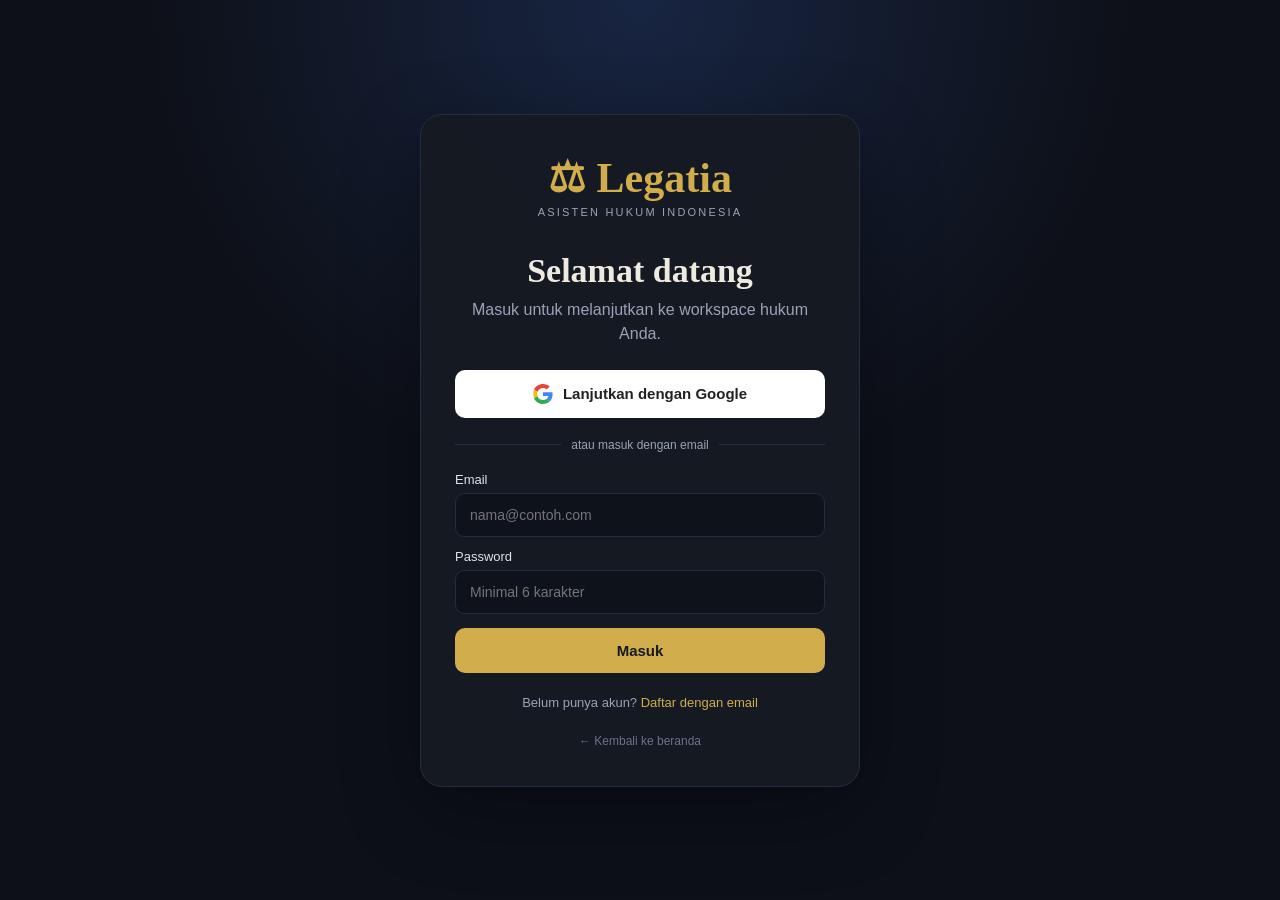
<file: templates/login.html>
<!DOCTYPE html>
<html lang="id">
<head>
  <meta charset="UTF-8">
  <meta name="viewport" content="width=device-width,initial-scale=1.0">
  <title>Masuk — Legatia</title>
  <style>
    :root{--bg:#0d1018;--card:#151923;--line:#252c3c;--gold:#d2ad4c;--muted:#9aa3b5;--error:#f17474}
    *{box-sizing:border-box}body{min-height:100vh;display:grid;place-items:center;margin:0;padding:24px;background:radial-gradient(circle at 50% 0,#182542 0,transparent 45%),var(--bg);color:#eeeae0;font-family:Arial,sans-serif}.card{width:min(440px,100%);padding:38px 34px;background:rgba(21,25,35,.97);border:1px solid var(--line);border-radius:22px;text-align:center;box-shadow:0 24px 80px #0005}.logo{color:var(--gold);font:600 42px Georgia,serif}.sub{margin-top:4px;color:var(--muted);font-size:11px;letter-spacing:.2em;text-transform:uppercase}.card h1{margin:34px 0 8px;font:600 34px Georgia,serif}.desc{margin:0 0 24px;color:var(--muted);line-height:1.5}.google,.submit{display:flex;align-items:center;justify-content:center;width:100%;padding:14px;border:0;border-radius:10px;font-size:15px;font-weight:600;cursor:pointer;text-decoration:none}.google{background:#fff;color:#202124}.submit{background:var(--gold);color:#151923;margin-top:14px}.google svg{width:20px;margin-right:10px}.divider{display:flex;align-items:center;gap:10px;color:var(--muted);font-size:12px;margin:20px 0}.divider:before,.divider:after{content:"";height:1px;background:var(--line);flex:1}label{display:block;text-align:left;color:#dfe3eb;font-size:13px;margin:12px 0 6px}input{width:100%;padding:13px 14px;border-radius:9px;border:1px solid var(--line);background:#0e121b;color:#fff;font-size:14px}input:focus{outline:2px solid #d2ad4c55;border-color:var(--gold)}.alert{display:none;margin:0 0 16px;padding:11px;border:1px solid #8f3c4b;border-radius:9px;background:#391d28;color:var(--error);font-size:13px;line-height:1.45}.alert.show{display:block}.switch{margin-top:22px;color:var(--muted);font-size:13px}.switch a,.back{color:var(--gold);text-decoration:none}.back{display:block;margin-top:24px;color:#69748a;font-size:12px}
  </style>
</head>
<body>
  <main class="card">
    <div class="logo">⚖ Legatia</div><div class="sub">Asisten hukum Indonesia</div>
    <h1>Selamat datang</h1><p class="desc">Masuk untuk melanjutkan ke workspace hukum Anda.</p>
    <div class="alert" id="alert"></div>
    <a class="google" href="/auth/google"><svg viewBox="0 0 48 48" aria-hidden="true"><path fill="#EA4335" d="M24 9.5c3.54 0 6.71 1.22 9.21 3.6l6.85-6.85C35.9 2.38 30.47 0 24 0 14.62 0 6.51 5.38 2.56 13.22l7.98 6.19C12.43 13.72 17.74 9.5 24 9.5z"/><path fill="#4285F4" d="M46.98 24.55c0-1.57-.15-3.09-.38-4.55H24v9.02h12.94c-.58 2.96-2.26 5.48-4.78 7.18l7.73 6c4.51-4.18 7.09-10.36 7.09-17.65z"/><path fill="#FBBC05" d="M10.53 28.59c-.48-1.45-.76-2.99-.76-4.59s.27-3.14.76-4.59l-7.98-6.19C.92 16.46 0 20.12 2.56 34.78l7.97-6.19z"/><path fill="#34A853" d="M24 48c6.48 0 11.93-2.13 15.89-5.81l-7.73-6c-2.18 1.48-4.97 2.31-8.16 2.31-6.26 0-11.57-4.22-13.47-9.91l-7.98 6.19C6.51 42.62 14.62 48 24 48z"/></svg>Lanjutkan dengan Google</a>
    <div class="divider">atau masuk dengan email</div>
    <form id="login-form">
      <label for="email">Email</label><input id="email" type="email" autocomplete="email" required placeholder="nama@contoh.com">
      <label for="password">Password</label><input id="password" type="password" autocomplete="current-password" required placeholder="Minimal 6 karakter">
      <button class="submit" type="submit">Masuk</button>
    </form>
    <div class="switch">Belum punya akun? <a href="/register">Daftar dengan email</a></div>
    <a class="back" href="/">← Kembali ke beranda</a>
  </main>
  <script>
    const form=document.getElementById('login-form'), alertEl=document.getElementById('alert');
    function showError(message){alertEl.textContent=message;alertEl.classList.add('show')}
    form.addEventListener('submit',async e=>{e.preventDefault();alertEl.classList.remove('show');const button=form.querySelector('button');button.disabled=true;button.textContent='Memeriksa…';try{const res=await fetch('/auth/login',{method:'POST',headers:{'Content-Type':'application/json'},body:JSON.stringify({email:email.value,password:password.value})});const data=await res.json();if(!res.ok)throw new Error(data.error||'Login belum dapat diselesaikan.');location.href=data.redirect||'/chat'}catch(err){showError(err.message)}finally{button.disabled=false;button.textContent='Masuk'}})
  </script>
</body>
</html>
</file>
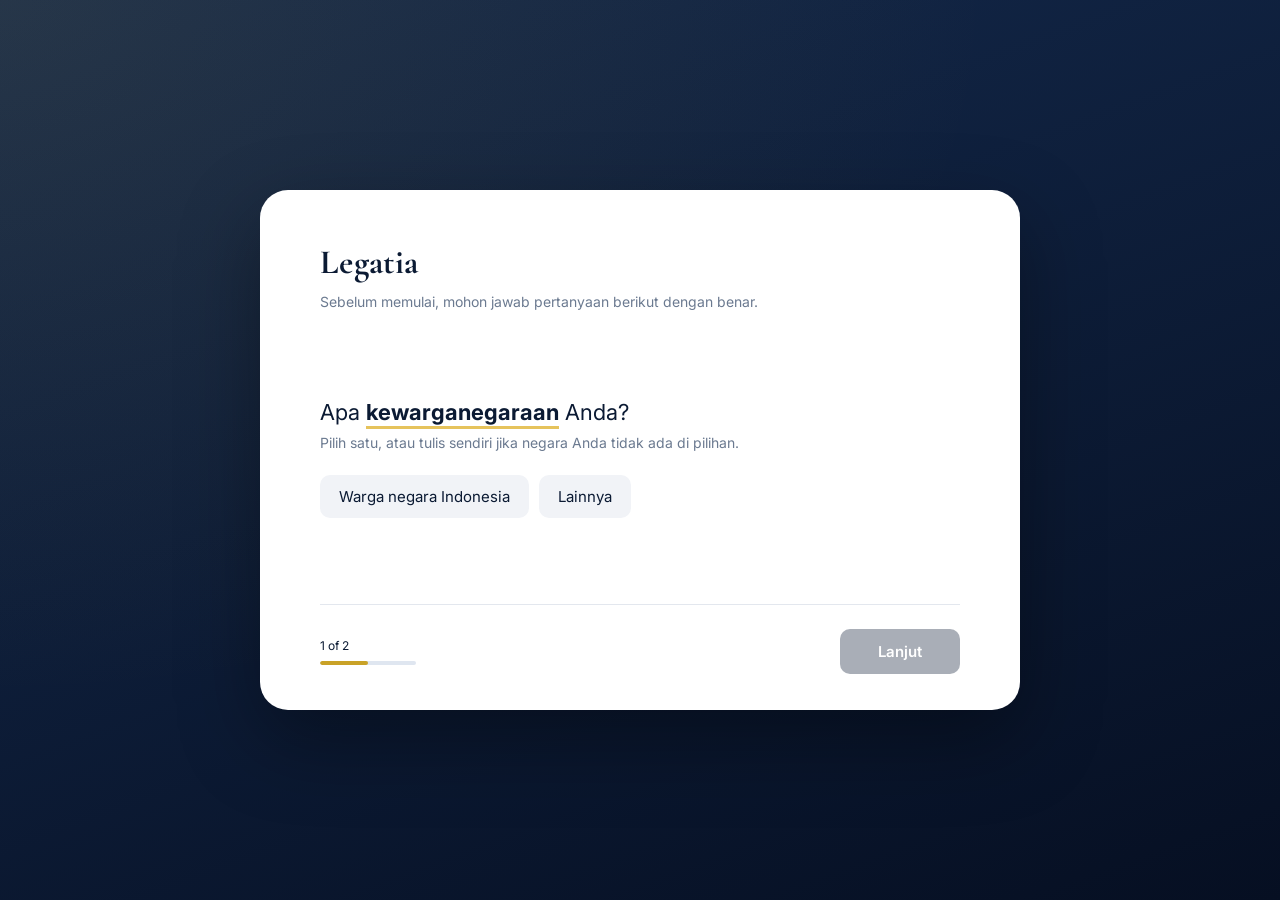
<file: templates/onboarding.html>
<!DOCTYPE html>
<html lang="id">
<head>
  <meta charset="UTF-8">
  <meta name="viewport" content="width=device-width, initial-scale=1.0">
  <title>Legatia - Sebelum Memulai</title>
  <link href="https://fonts.googleapis.com/css2?family=Cormorant+Garamond:wght@600;700&family=Inter:wght@400;500;600;700&display=swap" rel="stylesheet">
  <style>
    :root {
      --navy-deep: #060f22;
      --navy: #0b1a33;
      --navy-light: #142a4d;
      --gold: #c9a227;
      --gold-light: #e6c35c;
      --text: #0b1a33;
      --muted: #6b7a90;
      --chip: #f1f3f7;
      --chip-hover: #e4e8ef;
      --line: #e3e7ee;
    }

    * { box-sizing: border-box; margin: 0; padding: 0; }

    body {
      font-family: 'Inter', sans-serif;
      min-height: 100vh;
      display: flex;
      align-items: center;
      justify-content: center;
      padding: 32px 16px;
      background:
        radial-gradient(ellipse at top left, rgba(201, 162, 39, 0.10), transparent 55%),
        linear-gradient(160deg, var(--navy-light) 0%, var(--navy-deep) 100%);
    }

    .card {
      width: 100%;
      max-width: 760px;
      min-height: 520px;
      background: #ffffff;
      border-radius: 28px;
      padding: 52px 60px 36px;
      display: flex;
      flex-direction: column;
      box-shadow: 0 30px 80px rgba(0, 0, 0, 0.35);
    }

    .logo {
      font-family: 'Cormorant Garamond', serif;
      font-size: 34px;
      font-weight: 700;
      color: var(--navy);
      letter-spacing: 0.3px;
    }

    .tagline {
      margin-top: 10px;
      font-size: 14px;
      color: var(--muted);
    }

    .back {
      align-self: flex-start;
      margin-top: 40px;
      background: none;
      border: none;
      font-family: 'Inter', sans-serif;
      font-size: 15px;
      font-weight: 600;
      color: var(--navy);
      cursor: pointer;
      visibility: hidden;
    }

    .back.visible { visibility: visible; }
    .back:hover { color: var(--gold); }

    .step {
      margin-top: 28px;
      animation: fadeIn 0.3s ease;
    }

    @keyframes fadeIn {
      from { opacity: 0; transform: translateY(6px); }
      to { opacity: 1; transform: translateY(0); }
    }

    .question {
      font-size: 22px;
      font-weight: 400;
      color: var(--text);
      line-height: 1.4;
    }

    .question b {
      font-weight: 700;
      border-bottom: 3px solid var(--gold-light);
      padding-bottom: 1px;
    }

    .hint {
      margin-top: 6px;
      font-size: 14px;
      color: var(--muted);
    }

    .chips {
      display: flex;
      flex-wrap: wrap;
      gap: 10px;
      margin-top: 24px;
    }

    .chip {
      padding: 11px 18px;
      border-radius: 10px;
      background: var(--chip);
      color: var(--text);
      font-family: 'Inter', sans-serif;
      font-size: 15px;
      border: 1.5px solid transparent;
      cursor: pointer;
      transition: background 0.15s ease, color 0.15s ease;
    }

    .chip:hover { background: var(--chip-hover); }

    .chip.selected {
      background: var(--navy);
      color: #ffffff;
    }

    .other-input {
      display: none;
      width: 100%;
      max-width: 420px;
      margin-top: 18px;
      padding: 13px 16px;
      border: 1.5px solid var(--line);
      border-radius: 10px;
      font-family: 'Inter', sans-serif;
      font-size: 15px;
      color: var(--text);
      outline: none;
    }

    .other-input.show { display: block; }
    .other-input:focus { border-color: var(--gold); }

    .footer {
      margin-top: auto;
      padding-top: 24px;
      border-top: 1px solid var(--line);
      display: flex;
      align-items: center;
      justify-content: space-between;
      gap: 16px;
    }

    .progress-info {
      display: flex;
      flex-direction: column;
      gap: 8px;
      font-size: 12px;
      color: var(--text);
    }

    .bar {
      width: 96px;
      height: 4px;
      background: #dfe6f0;
      border-radius: 999px;
      overflow: hidden;
    }

    .bar-fill {
      height: 100%;
      width: 0%;
      background: var(--gold);
      border-radius: 999px;
      transition: width 0.35s ease;
    }

    .next {
      padding: 13px 28px;
      min-width: 120px;
      background: var(--navy);
      color: #ffffff;
      border: none;
      border-radius: 10px;
      font-family: 'Inter', sans-serif;
      font-size: 15px;
      font-weight: 600;
      cursor: pointer;
      transition: opacity 0.2s ease, background 0.2s ease;
    }

    .next:hover:not(:disabled) { background: var(--navy-light); }
    .next:disabled { opacity: 0.35; cursor: not-allowed; }

    @media (max-width: 600px) {
      .card { padding: 36px 24px 28px; min-height: auto; border-radius: 22px; }
      .question { font-size: 19px; }
      .logo { font-size: 28px; }
    }
  </style>
</head>
<body>
  <div class="card">
    <div class="logo">Legatia</div>
    <p class="tagline">Sebelum memulai, mohon jawab pertanyaan berikut dengan benar.</p>

    <button class="back" id="back">‹ Kembali</button>

    <div class="step" id="step"></div>

    <div class="footer">
      <div class="progress-info">
        <span id="counter"></span>
        <div class="bar"><div class="bar-fill" id="bar-fill"></div></div>
      </div>
      <button class="next" id="next" disabled>Lanjut</button>
    </div>
  </div>

  <script>
    // Tambah atau ubah pertanyaan di sini.
    // Opsi dengan "other: true" akan menampilkan kolom isian untuk diketik sendiri.
    const STEPS = [
      {
        key: 'kewarganegaraan',
        question: 'Apa <b>kewarganegaraan</b> Anda?',
        hint: 'Pilih satu, atau tulis sendiri jika negara Anda tidak ada di pilihan.',
        options: [
          { value: 'indonesia', label: 'Warga negara Indonesia' },
          { value: 'lainnya', label: 'Lainnya', other: true, placeholder: 'Tuliskan negara, contoh: Russia' }
        ]
      },
      {
        key: 'pekerjaan',
        question: 'Apa <b>pekerjaan</b> Anda saat ini?',
        hint: 'Pilih satu yang paling sesuai, atau tulis sendiri.',
        options: [
          { value: 'mahasiswa', label: 'Mahasiswa' },
          { value: 'pekerja', label: 'Pekerja' },
          { value: 'pengacara', label: 'Pengacara / praktisi hukum' },
          { value: 'investor', label: 'Investor' },
          { value: 'lainnya', label: 'Lainnya', other: true, placeholder: 'Tuliskan pekerjaan Anda' }
        ]
      }
    ];

    // Pilihan yang dipilih per langkah, dan teks isian "Lainnya"
    const selections = {};
    const otherTexts = {};
    let current = 0;

    const stepEl = document.getElementById('step');
    const counter = document.getElementById('counter');
    const barFill = document.getElementById('bar-fill');
    const backBtn = document.getElementById('back');
    const nextBtn = document.getElementById('next');

    function currentStep() {
      return STEPS[current];
    }

    // Nilai akhir: teks isian jika memilih "Lainnya", selain itu value pilihan
    function resolvedAnswer(step) {
      const selected = selections[step.key];
      if (!selected) return null;
      const opt = step.options.find(o => o.value === selected);
      if (opt && opt.other) {
        return (otherTexts[step.key] || '').trim() || null;
      }
      return opt ? opt.label : null;
    }

    function renderStep() {
      const step = currentStep();
      const selected = selections[step.key];
      const otherOpt = step.options.find(o => o.other);
      const showOther = selected && otherOpt && selected === otherOpt.value;

      stepEl.innerHTML = `
        <div class="question">${step.question}</div>
        <div class="hint">${step.hint}</div>
        <div class="chips">
          ${step.options.map(opt => `
            <button class="chip ${opt.value === selected ? 'selected' : ''}" data-value="${opt.value}">
              ${opt.label}
            </button>`).join('')}
        </div>
        ${otherOpt ? `
          <input type="text" id="other" class="other-input ${showOther ? 'show' : ''}"
                 placeholder="${otherOpt.placeholder}"
                 value="${otherTexts[step.key] ? escapeHtml(otherTexts[step.key]) : ''}">
        ` : ''}
      `;

      stepEl.querySelectorAll('.chip').forEach(chip => {
        chip.addEventListener('click', () => {
          selections[step.key] = chip.dataset.value;
          renderStep();
          if (otherOpt && chip.dataset.value === otherOpt.value) {
            document.getElementById('other').focus();
          }
          updateFooter();
        });
      });

      const other = document.getElementById('other');
      if (other) {
        other.addEventListener('input', () => {
          otherTexts[step.key] = other.value;
          updateFooter();
        });
      }

      updateFooter();
    }

    function updateFooter() {
      const step = currentStep();
      const answered = resolvedAnswer(step) !== null;

      nextBtn.disabled = !answered;
      nextBtn.textContent = current === STEPS.length - 1 ? 'Mulai' : 'Lanjut';

      counter.textContent = `${current + 1} of ${STEPS.length}`;
      barFill.style.width = `${((current + 1) / STEPS.length) * 100}%`;
      backBtn.classList.toggle('visible', current > 0);
    }

    function escapeHtml(text) {
      return text.replace(/&/g, '&amp;').replace(/"/g, '&quot;').replace(/</g, '&lt;');
    }

    nextBtn.addEventListener('click', async () => {
      if (current < STEPS.length - 1) {
        current++;
        renderStep();
      } else {
        const answers = {};
        STEPS.forEach(step => { answers[step.key] = resolvedAnswer(step); });
        
        nextBtn.disabled = true;
        nextBtn.textContent = 'Menyimpan...';

        try {
          const res = await fetch('/api/onboarding', {
            method: 'POST',
            headers: { 'Content-Type': 'application/json' },
            body: JSON.stringify(answers)
          });
          const data = await res.json();
          if (data && data.success) {
            window.location.href = data.redirect || '/chat';
          } else {
            window.location.href = '/chat';
          }
        } catch (err) {
          console.error(err);
          window.location.href = '/chat';
        }
      }
    });

    backBtn.addEventListener('click', () => {
      if (current > 0) {
        current--;
        renderStep();
      }
    });

    renderStep();
  </script>
</body>
</html>
</file>
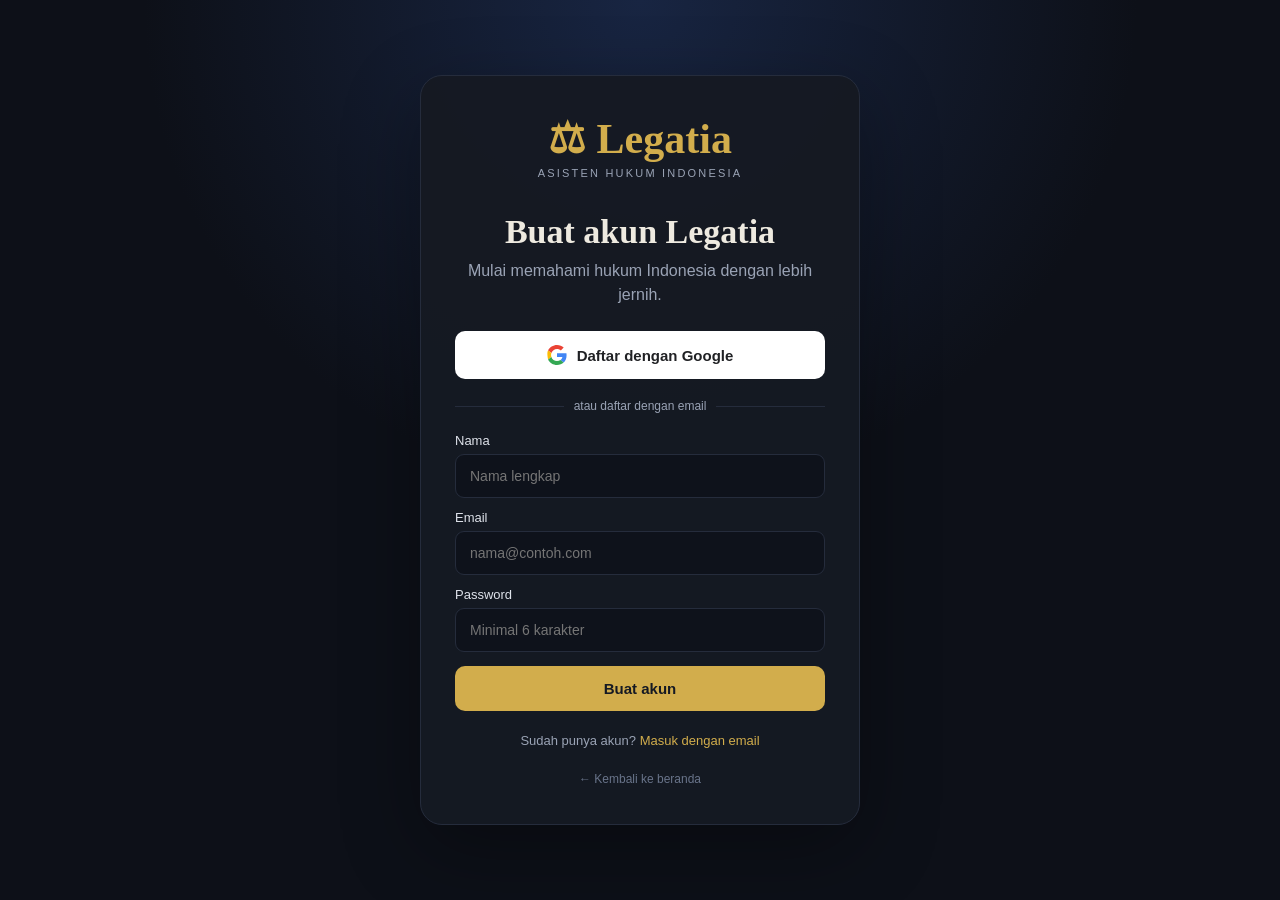
<file: templates/register.html>
<!DOCTYPE html>
<html lang="id">
<head>
  <meta charset="UTF-8"><meta name="viewport" content="width=device-width,initial-scale=1.0"><title>Daftar — Legatia</title>
  <style>
    :root{--bg:#0d1018;--card:#151923;--line:#252c3c;--gold:#d2ad4c;--muted:#9aa3b5;--error:#f17474}*{box-sizing:border-box}body{min-height:100vh;display:grid;place-items:center;margin:0;padding:24px;background:radial-gradient(circle at 50% 0,#182542 0,transparent 45%),var(--bg);color:#eeeae0;font-family:Arial,sans-serif}.card{width:min(440px,100%);padding:38px 34px;background:rgba(21,25,35,.97);border:1px solid var(--line);border-radius:22px;text-align:center;box-shadow:0 24px 80px #0005}.logo{color:var(--gold);font:600 42px Georgia,serif}.sub{margin-top:4px;color:var(--muted);font-size:11px;letter-spacing:.2em;text-transform:uppercase}.card h1{margin:34px 0 8px;font:600 34px Georgia,serif}.desc{margin:0 0 24px;color:var(--muted);line-height:1.5}.google,.submit{display:flex;align-items:center;justify-content:center;width:100%;padding:14px;border:0;border-radius:10px;font-size:15px;font-weight:600;cursor:pointer;text-decoration:none}.google{background:#fff;color:#202124}.submit{background:var(--gold);color:#151923;margin-top:14px}.google svg{width:20px;margin-right:10px}.divider{display:flex;align-items:center;gap:10px;color:var(--muted);font-size:12px;margin:20px 0}.divider:before,.divider:after{content:"";height:1px;background:var(--line);flex:1}label{display:block;text-align:left;color:#dfe3eb;font-size:13px;margin:12px 0 6px}input{width:100%;padding:13px 14px;border-radius:9px;border:1px solid var(--line);background:#0e121b;color:#fff;font-size:14px}input:focus{outline:2px solid #d2ad4c55;border-color:var(--gold)}.alert{display:none;margin:0 0 16px;padding:11px;border:1px solid #8f3c4b;border-radius:9px;background:#391d28;color:var(--error);font-size:13px;line-height:1.45}.alert.show{display:block}.switch{margin-top:22px;color:var(--muted);font-size:13px}.switch a,.back{color:var(--gold);text-decoration:none}.back{display:block;margin-top:24px;color:#69748a;font-size:12px}
  </style>
</head>
<body>
  <main class="card">
    <div class="logo">⚖ Legatia</div><div class="sub">Asisten hukum Indonesia</div>
    <h1>Buat akun Legatia</h1><p class="desc">Mulai memahami hukum Indonesia dengan lebih jernih.</p>
    <div class="alert" id="alert"></div>
    <a class="google" href="/auth/google"><svg viewBox="0 0 48 48" aria-hidden="true"><path fill="#EA4335" d="M24 9.5c3.54 0 6.71 1.22 9.21 3.6l6.85-6.85C35.9 2.38 30.47 0 24 0 14.62 0 6.51 5.38 2.56 13.22l7.98 6.19C12.43 13.72 17.74 9.5 24 9.5z"/><path fill="#4285F4" d="M46.98 24.55c0-1.57-.15-3.09-.38-4.55H24v9.02h12.94c-.58 2.96-2.26 5.48-4.78 7.18l7.73 6c4.51-4.18 7.09-10.36 7.09-17.65z"/><path fill="#FBBC05" d="M10.53 28.59c-.48-1.45-.76-2.99-.76-4.59s.27-3.14.76-4.59l-7.98-6.19C.92 16.46 0 20.12 2.56 34.78l7.97-6.19z"/><path fill="#34A853" d="M24 48c6.48 0 11.93-2.13 15.89-5.81l-7.73-6c-2.18 1.48-4.97 2.31-8.16 2.31-6.26 0-11.57-4.22-13.47-9.91l-7.98 6.19C6.51 42.62 14.62 48 24 48z"/></svg>Daftar dengan Google</a>
    <div class="divider">atau daftar dengan email</div>
    <form id="register-form">
      <label for="name">Nama</label><input id="name" type="text" autocomplete="name" required placeholder="Nama lengkap">
      <label for="email">Email</label><input id="email" type="email" autocomplete="email" required placeholder="nama@contoh.com">
      <label for="password">Password</label><input id="password" type="password" autocomplete="new-password" required placeholder="Minimal 6 karakter">
      <button class="submit" type="submit">Buat akun</button>
    </form>
    <div class="switch">Sudah punya akun? <a href="/login">Masuk dengan email</a></div>
    <a class="back" href="/">← Kembali ke beranda</a>
  </main>
  <script>
    const form=document.getElementById('register-form'), alertEl=document.getElementById('alert');
    function showError(message){alertEl.textContent=message;alertEl.classList.add('show')}
    form.addEventListener('submit',async e=>{e.preventDefault();alertEl.classList.remove('show');const button=form.querySelector('button');button.disabled=true;button.textContent='Menyimpan…';try{const res=await fetch('/auth/register',{method:'POST',headers:{'Content-Type':'application/json'},body:JSON.stringify({name:name.value,email:email.value,password:password.value})});const data=await res.json();if(!res.ok)throw new Error(data.error||'Pendaftaran belum dapat diselesaikan.');location.href=data.redirect||'/chat'}catch(err){showError(err.message)}finally{button.disabled=false;button.textContent='Buat akun'}})
  </script>
</body>
</html>
</file>
